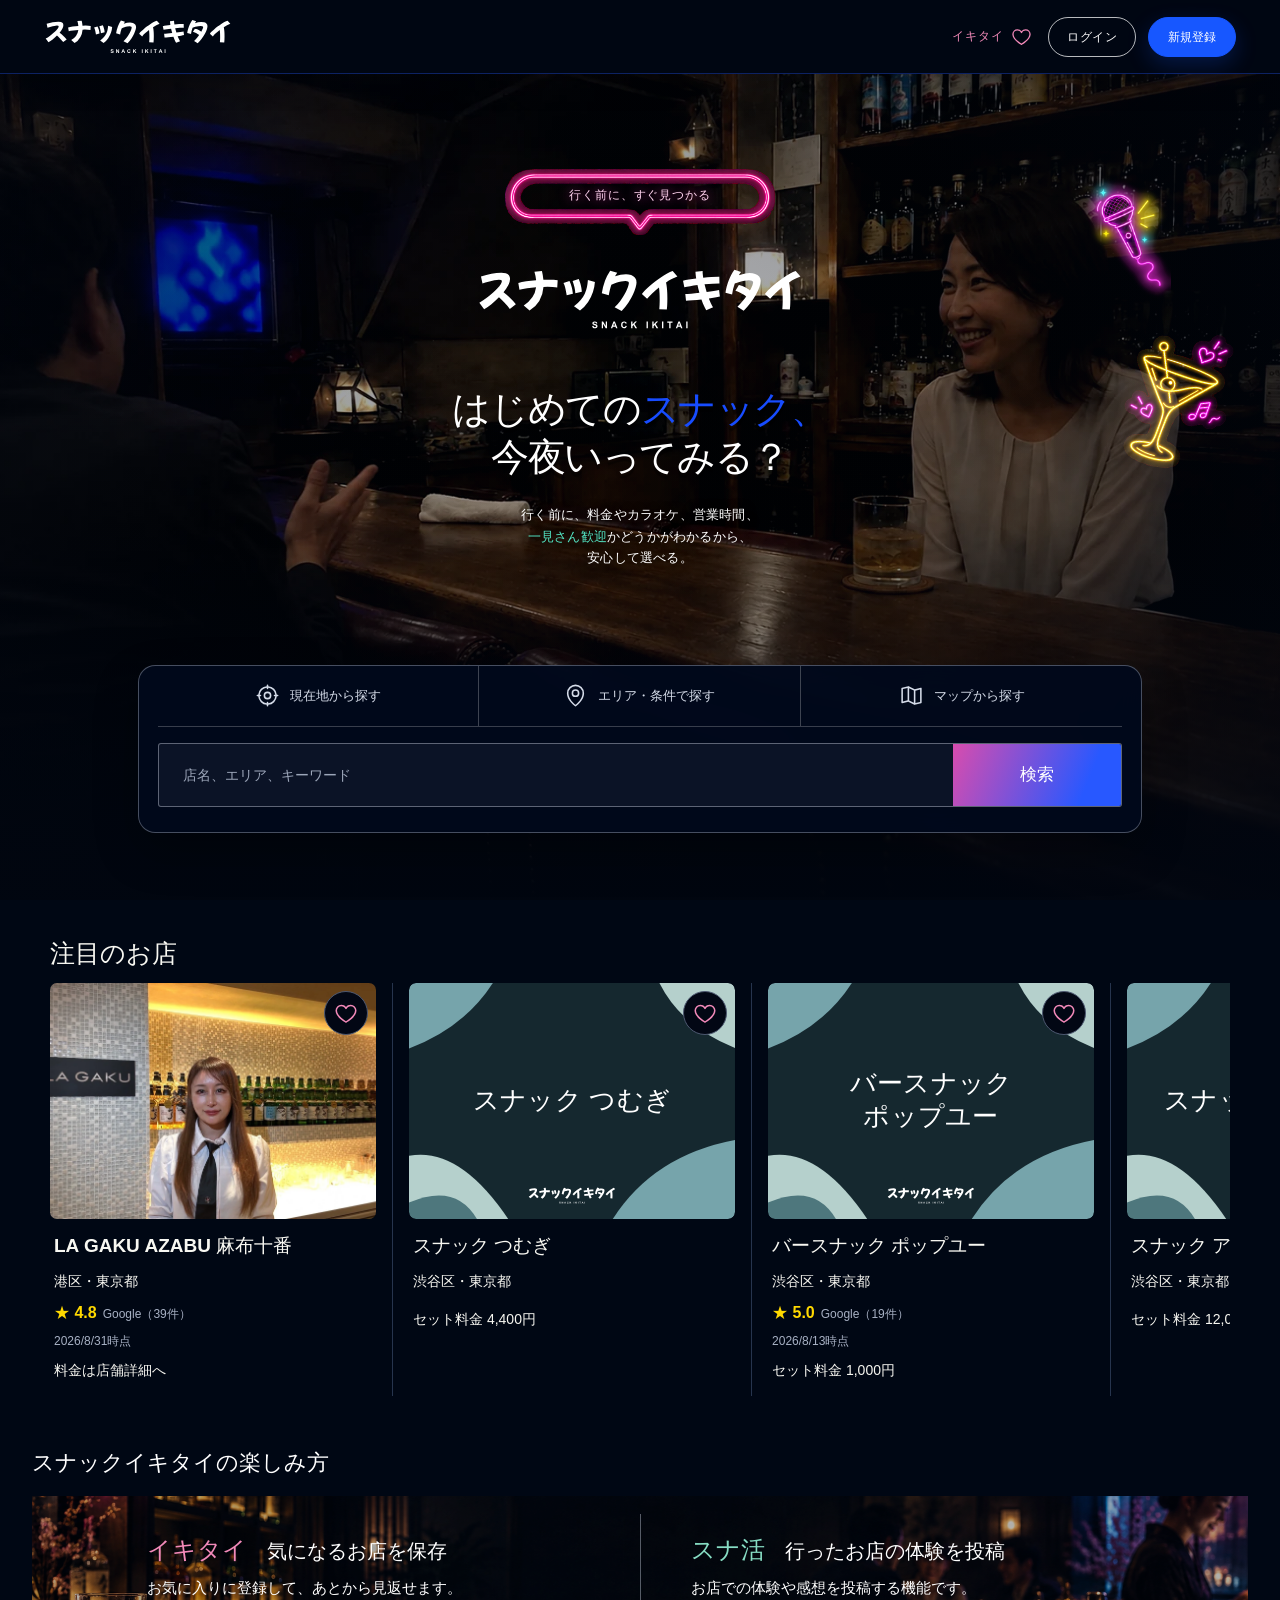
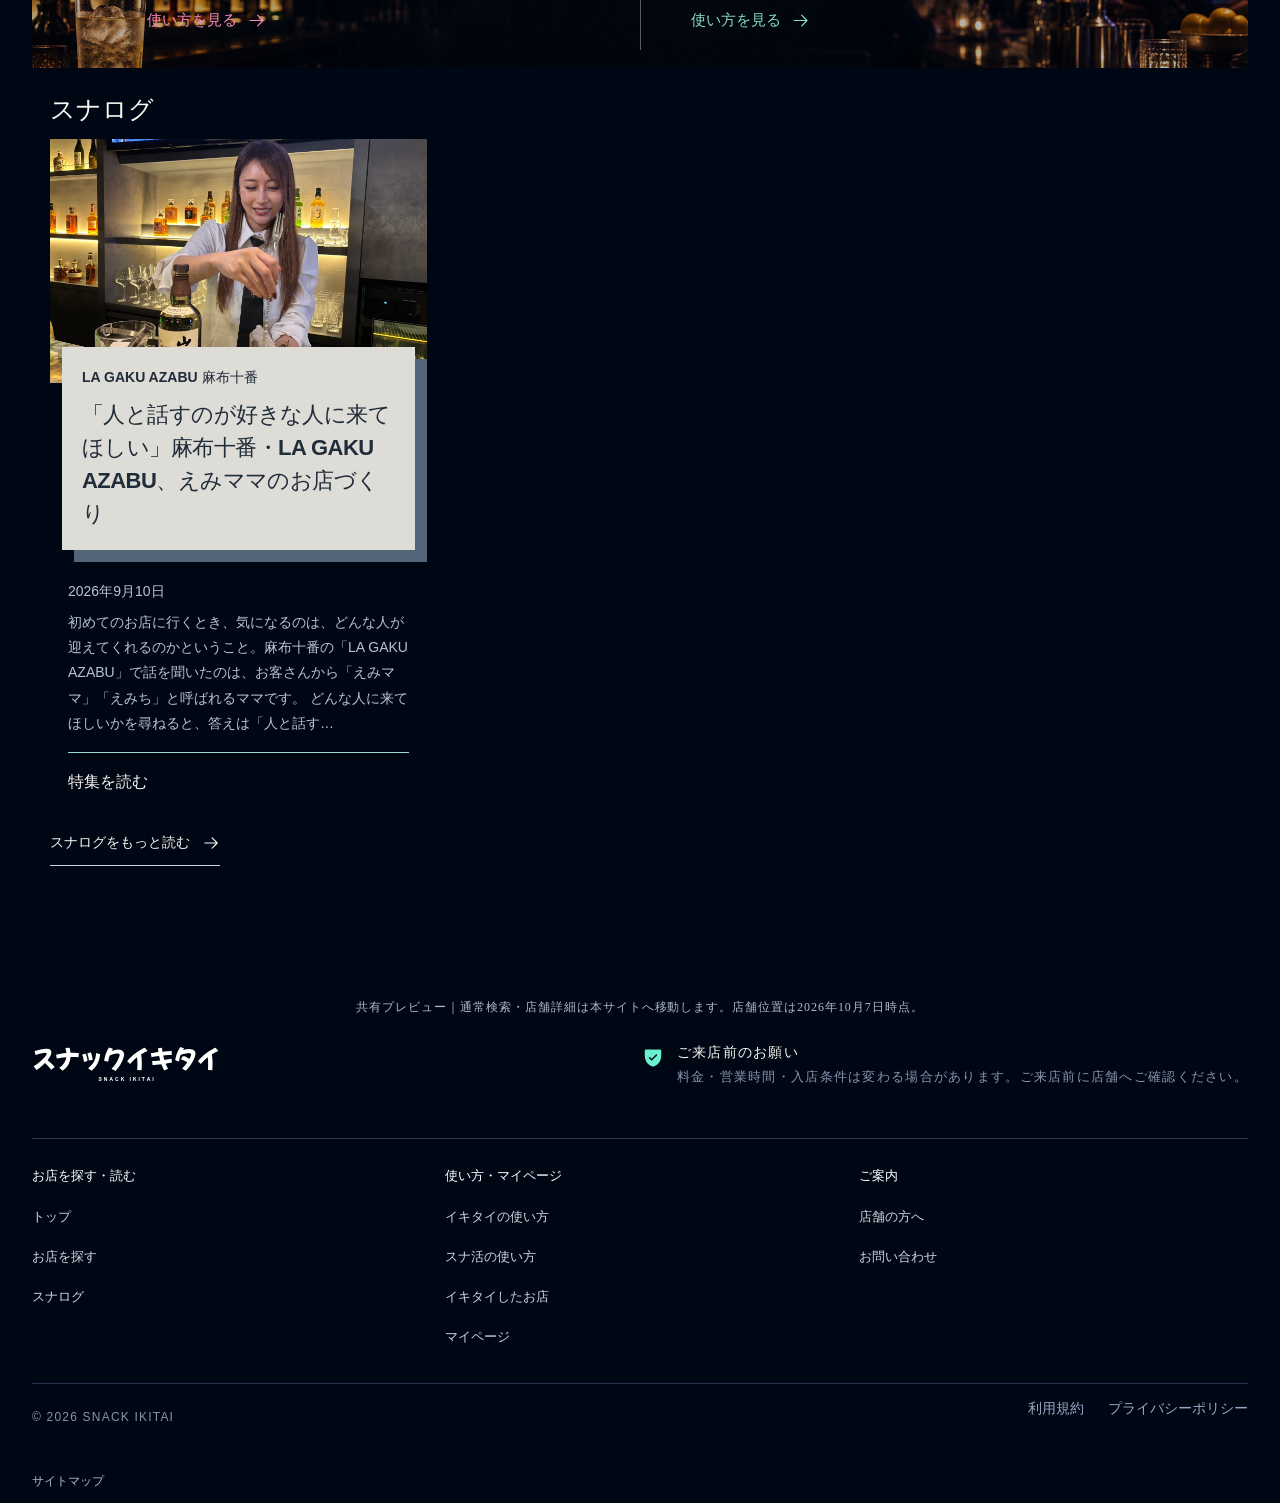
<file: index.html>
<!doctype html>
<html lang="ja"><head>
    <meta http-equiv="Content-Security-Policy" content="default-src 'self'; script-src 'self'; style-src 'self' 'unsafe-inline' https://fonts.googleapis.com; font-src 'self' https://fonts.gstatic.com; img-src 'self' https: data: blob:; media-src 'self' blob:; connect-src 'self' blob: data: https://snack-ikitai.onrender.com https://*.supabase.co wss://*.supabase.co; frame-src 'self' https://www.google.com; worker-src 'self' blob:; object-src 'none'; base-uri 'self'; form-action 'self'">
    <meta name="referrer" content="strict-origin-when-cross-origin">

    <meta charset="UTF-8">
    <meta name="viewport" content="width=device-width, initial-scale=1.0">
    <link rel="preload" href="media/eb6dbca6166a659b11b1.ttf" as="font" type="font/ttf" crossorigin="">
    <meta name="description" content="料金・入りやすさ・お酒・カラオケ設備から、初めてでも安心して入れるスナックを探せる「スナックイキタイ」。全国のお店の掲載情報と取材記事「スナログ」を紹介します。">
    <meta name="theme-color" content="#000714">
    <title>スナックイキタイ｜マップ導線 共有プレビュー</title>
    
    
    
    
    
    
    
    
    
    
    
  <link rel="stylesheet" crossorigin="" href="media/a9bc18f09627c6953547.css"><meta name="robots" content="noindex,nofollow"></head>
  <body>
    <div id="root"><div id="top" class="home-root"><header class="site-header home-site-header"><a class="home-mobile-brand" href="./" aria-label="スナックイキタイ ホーム"><strong class="" data-brand-wordmark=""><img class="brand-artwork" alt="スナックイキタイ" src="media/8af4e22451ed0036d8ee.svg"></strong></a><div class="header-actions home-header-actions"><a class="home-header-heart" href="https://snack-ikitai.com/favorites" aria-label="イキタイ 0件"><span>イキタイ</span><svg xmlns="http://www.w3.org/2000/svg" width="21" height="21" fill="currentColor" viewBox="0 0 256 256"><path d="M178,40c-20.65,0-38.73,8.88-50,23.89C116.73,48.88,98.65,40,78,40a62.07,62.07,0,0,0-62,62c0,70,103.79,126.66,108.21,129a8,8,0,0,0,7.58,0C136.21,228.66,240,172,240,102A62.07,62.07,0,0,0,178,40ZM128,214.8C109.74,204.16,32,155.69,32,102A46.06,46.06,0,0,1,78,56c19.45,0,35.78,10.36,42.6,27a8,8,0,0,0,14.8,0c6.82-16.67,23.15-27,42.6-27a46.06,46.06,0,0,1,46,46C224,155.61,146.24,204.15,128,214.8Z"></path></svg></a><span class="header-divider" aria-hidden="true"></span><button class="home-login" type="button"><svg xmlns="http://www.w3.org/2000/svg" width="0" height="0" fill="currentColor" viewBox="0 0 256 256"><path d="M141.66,133.66l-40,40a8,8,0,0,1-11.32-11.32L116.69,136H24a8,8,0,0,1,0-16h92.69L90.34,93.66a8,8,0,0,1,11.32-11.32l40,40A8,8,0,0,1,141.66,133.66ZM200,32H136a8,8,0,0,0,0,16h56V208H136a8,8,0,0,0,0,16h64a8,8,0,0,0,8-8V40A8,8,0,0,0,200,32Z"></path></svg>ログイン</button><button class="home-register" type="button">新規登録</button><button class="menu-button" type="button" aria-expanded="false" aria-controls="mobile-navigation" aria-label="メニューを開く"><svg xmlns="http://www.w3.org/2000/svg" width="25" height="25" fill="currentColor" viewBox="0 0 256 256"><path d="M224,128a8,8,0,0,1-8,8H40a8,8,0,0,1,0-16H216A8,8,0,0,1,224,128ZM40,72H216a8,8,0,0,0,0-16H40a8,8,0,0,0,0,16ZM216,184H40a8,8,0,0,0,0,16H216a8,8,0,0,0,0-16Z"></path></svg></button></div></header><div class="mobile-header-spacer" aria-hidden="true"></div><main class="home-page"><section class="night-hero-v2" id="search" aria-labelledby="hero-title"><div class="night-hero-shell"><img class="night-neon-decor night-neon-moon" alt="" aria-hidden="true" src="media/66a0d615daa79e1b4465.png"><img class="night-neon-decor night-neon-mic" alt="" aria-hidden="true" src="media/295a827dee1cb8de8fbb.png"><img class="night-neon-decor night-neon-cocktail" alt="" aria-hidden="true" src="media/80b84a26792fef3c51ec.png"><img class="night-neon-cityline" alt="" aria-hidden="true" src="media/251b51725e1bae569bc6.png"><div class="night-neon-bubble" aria-hidden="true"><img alt="" src="media/34371c55017428d540c8.png"><span>行く前に、すぐ見つかる</span></div><div class="night-hero-brand" aria-hidden="true"><strong class="" data-brand-wordmark=""><img class="brand-artwork" alt="スナックイキタイ" src="media/8af4e22451ed0036d8ee.svg"></strong></div><p class="night-vertical-copy" aria-hidden="true">今夜も、<br>いい夜に。</p><div class="night-hero-intro"><div class="night-hero-heading"><h1 id="hero-title"><span>はじめての</span><strong>スナック、</strong><span>今夜いってみる？</span></h1><i class="night-hero-swoop" aria-hidden="true"></i></div><p>行く前に、料金やカラオケ、営業時間、<br><b>一見さん歓迎</b>かどうかがわかるから、<br class="mobile-copy-break">安心して選べる。</p></div><div class="night-hero-visual" aria-label="スナックでママとお客様が笑顔で会話している様子"><picture class="night-hero-photo"><source media="(max-width: 700px)" srcset="media/fbe0738779f56623f32d.webp"><img alt="" src="media/fbe0738779f56623f32d.webp"></picture><picture class="night-hero-outline night-hero-outline-mint" aria-hidden="true"><source media="(max-width: 820px)" srcset="media/6decd14cc784e512d3b9.png"><img alt="" src="media/73cb93933f35a84eb042.png"></picture><picture class="night-hero-outline" aria-hidden="true"><source media="(max-width: 820px)" srcset="media/6decd14cc784e512d3b9.png"><img alt="" src="media/73cb93933f35a84eb042.png"></picture><span class="night-photo-dots" aria-hidden="true"></span></div><form class="night-search" action="https://snack-ikitai.com/search" method="get"><div class="night-search-tabs" role="group" aria-label="検索方法"><button type="button" aria-label="現在地から探す" class=""><svg xmlns="http://www.w3.org/2000/svg" width="1em" height="1em" fill="currentColor" viewBox="0 0 256 256" aria-hidden="true"><path d="M232,120h-8.34A96.14,96.14,0,0,0,136,32.34V24a8,8,0,0,0-16,0v8.34A96.14,96.14,0,0,0,32.34,120H24a8,8,0,0,0,0,16h8.34A96.14,96.14,0,0,0,120,223.66V232a8,8,0,0,0,16,0v-8.34A96.14,96.14,0,0,0,223.66,136H232a8,8,0,0,0,0-16Zm-96,87.6V200a8,8,0,0,0-16,0v7.6A80.15,80.15,0,0,1,48.4,136H56a8,8,0,0,0,0-16H48.4A80.15,80.15,0,0,1,120,48.4V56a8,8,0,0,0,16,0V48.4A80.15,80.15,0,0,1,207.6,120H200a8,8,0,0,0,0,16h7.6A80.15,80.15,0,0,1,136,207.6ZM128,88a40,40,0,1,0,40,40A40,40,0,0,0,128,88Zm0,64a24,24,0,1,1,24-24A24,24,0,0,1,128,152Z"></path></svg><span>現在地から<span class="search-label-tail">探す</span></span></button><button type="button" aria-label="エリア・条件で探す" class=""><svg xmlns="http://www.w3.org/2000/svg" width="1em" height="1em" fill="currentColor" viewBox="0 0 256 256" aria-hidden="true"><path d="M128,64a40,40,0,1,0,40,40A40,40,0,0,0,128,64Zm0,64a24,24,0,1,1,24-24A24,24,0,0,1,128,128Zm0-112a88.1,88.1,0,0,0-88,88c0,31.4,14.51,64.68,42,96.25a254.19,254.19,0,0,0,41.45,38.3,8,8,0,0,0,9.18,0A254.19,254.19,0,0,0,174,200.25c27.45-31.57,42-64.85,42-96.25A88.1,88.1,0,0,0,128,16Zm0,206c-16.53-13-72-60.75-72-118a72,72,0,0,1,144,0C200,161.23,144.53,209,128,222Z"></path></svg><span>エリア・条件<span class="search-label-tail">で探す</span></span></button><button type="button" aria-label="マップから探す" class="selected" data-map-entry=""><svg xmlns="http://www.w3.org/2000/svg" width="1em" height="1em" fill="currentColor" viewBox="0 0 256 256" aria-hidden="true"><path d="M228.92,49.69a8,8,0,0,0-6.86-1.45L160.93,63.52,99.58,32.84a8,8,0,0,0-5.52-.6l-64,16A8,8,0,0,0,24,56V200a8,8,0,0,0,9.94,7.76l61.13-15.28,61.35,30.68A8.15,8.15,0,0,0,160,224a8,8,0,0,0,1.94-.24l64-16A8,8,0,0,0,232,200V56A8,8,0,0,0,228.92,49.69ZM104,52.94l48,24V203.06l-48-24ZM40,62.25l48-12v127.5l-48,12Zm176,131.5-48,12V78.25l48-12Z"></path></svg><span>マップから<span class="search-label-tail">探す</span></span></button></div><div class="night-search-row"><label><span class="sr-only">検索キーワード</span><input aria-label="検索キーワード" placeholder="店名、エリア、キーワード" value="" name="query"></label><button class="night-search-submit" type="submit">検索</button></div></form></div></section><section class="home-rankings home-discovery" aria-label="お店を見つける"><section class="ranking-group" aria-labelledby="discovery-featured"><header><h2 id="discovery-featured">注目のお店</h2></header><div class="venue-rail-wrap"><div class="ranking-card-rail venue-horizontal-rail" role="list" aria-label="注目のお店" aria-busy="false" tabindex="0"><article class="ranking-venue-card" role="listitem"><a aria-label="LA GAKU AZABU 麻布十番の詳細を見る" class="public-route-link ranking-card-main" href="https://snack-ikitai.com/venues/google-maps-venue-022254"><span class="ranking-card-photo "><img alt="LA GAKU AZABU 麻布十番の店舗画像" loading="lazy" decoding="async" src="media/b413f15adcda9d8da8f4.webp"></span><span class="ranking-card-copy"><strong>LA GAKU AZABU 麻布十番</strong><small>港区・東京都</small><span class="ranking-card-rating" aria-label="Googleの評価 4.8 / 5"><b>★ 4.8</b><small>Google（39件）</small><small class="google-rating-date" title="掲載しているGoogle評価の記録日です。現在の評価とは異なる場合があります。">2026/8/31時点</small></span><span>料金は店舗詳細へ</span></span></a><button class="ranking-card-favorite " type="button" aria-label="LA GAKU AZABU 麻布十番のイキタイを登録する" aria-pressed="false"><svg xmlns="http://www.w3.org/2000/svg" width="1em" height="1em" fill="currentColor" viewBox="0 0 256 256"><path d="M178,40c-20.65,0-38.73,8.88-50,23.89C116.73,48.88,98.65,40,78,40a62.07,62.07,0,0,0-62,62c0,70,103.79,126.66,108.21,129a8,8,0,0,0,7.58,0C136.21,228.66,240,172,240,102A62.07,62.07,0,0,0,178,40ZM128,214.8C109.74,204.16,32,155.69,32,102A46.06,46.06,0,0,1,78,56c19.45,0,35.78,10.36,42.6,27a8,8,0,0,0,14.8,0c6.82-16.67,23.15-27,42.6-27a46.06,46.06,0,0,1,46,46C224,155.61,146.24,204.15,128,214.8Z"></path></svg></button></article><article class="ranking-venue-card" role="listitem"><a aria-label="スナック つむぎの詳細を見る" class="public-route-link ranking-card-main" href="https://snack-ikitai.com/venues/karaokeikitai-%E6%9D%B1%E4%BA%AC%E9%83%BD-venue-007894"><span class="ranking-card-photo is-placeholder"><span class="venue-thumbnail" role="img" aria-label="スナック つむぎ｜スナックイキタイ" data-pattern="unified-blue-green"><span class="venue-thumbnail-brand" aria-hidden="true"><span class="venue-thumbnail-wordmark" data-brand-wordmark=""><img class="brand-artwork" alt="スナックイキタイ" src="media/8af4e22451ed0036d8ee.svg"></span></span><span class="venue-thumbnail-name" aria-hidden="true" style="font-size: 26.0812px;">スナック つむぎ</span></span></span><span class="ranking-card-copy"><strong>スナック つむぎ</strong><small>渋谷区・東京都</small><span class="ranking-card-rating ranking-card-rating-empty" aria-hidden="true"></span><span>セット料金 4,400円</span></span></a><button class="ranking-card-favorite " type="button" aria-label="スナック つむぎのイキタイを登録する" aria-pressed="false"><svg xmlns="http://www.w3.org/2000/svg" width="1em" height="1em" fill="currentColor" viewBox="0 0 256 256"><path d="M178,40c-20.65,0-38.73,8.88-50,23.89C116.73,48.88,98.65,40,78,40a62.07,62.07,0,0,0-62,62c0,70,103.79,126.66,108.21,129a8,8,0,0,0,7.58,0C136.21,228.66,240,172,240,102A62.07,62.07,0,0,0,178,40ZM128,214.8C109.74,204.16,32,155.69,32,102A46.06,46.06,0,0,1,78,56c19.45,0,35.78,10.36,42.6,27a8,8,0,0,0,14.8,0c6.82-16.67,23.15-27,42.6-27a46.06,46.06,0,0,1,46,46C224,155.61,146.24,204.15,128,214.8Z"></path></svg></button></article><article class="ranking-venue-card" role="listitem"><a aria-label="バースナック ポップユーの詳細を見る" class="public-route-link ranking-card-main" href="https://snack-ikitai.com/venues/karaokeikitai-%E6%9D%B1%E4%BA%AC%E9%83%BD-venue-008189"><span class="ranking-card-photo is-placeholder"><span class="venue-thumbnail" role="img" aria-label="バースナック ポップユー｜スナックイキタイ" data-pattern="unified-blue-green"><span class="venue-thumbnail-brand" aria-hidden="true"><span class="venue-thumbnail-wordmark" data-brand-wordmark=""><img class="brand-artwork" alt="スナックイキタイ" src="media/8af4e22451ed0036d8ee.svg"></span></span><span class="venue-thumbnail-name" aria-hidden="true" style="font-size: 26.0812px;">バースナック
ポップユー</span></span></span><span class="ranking-card-copy"><strong>バースナック ポップユー</strong><small>渋谷区・東京都</small><span class="ranking-card-rating" aria-label="Googleの評価 5.0 / 5"><b>★ 5.0</b><small>Google（19件）</small><small class="google-rating-date" title="掲載しているGoogle評価の記録日です。現在の評価とは異なる場合があります。">2026/8/13時点</small></span><span>セット料金 1,000円</span></span></a><button class="ranking-card-favorite " type="button" aria-label="バースナック ポップユーのイキタイを登録する" aria-pressed="false"><svg xmlns="http://www.w3.org/2000/svg" width="1em" height="1em" fill="currentColor" viewBox="0 0 256 256"><path d="M178,40c-20.65,0-38.73,8.88-50,23.89C116.73,48.88,98.65,40,78,40a62.07,62.07,0,0,0-62,62c0,70,103.79,126.66,108.21,129a8,8,0,0,0,7.58,0C136.21,228.66,240,172,240,102A62.07,62.07,0,0,0,178,40ZM128,214.8C109.74,204.16,32,155.69,32,102A46.06,46.06,0,0,1,78,56c19.45,0,35.78,10.36,42.6,27a8,8,0,0,0,14.8,0c6.82-16.67,23.15-27,42.6-27a46.06,46.06,0,0,1,46,46C224,155.61,146.24,204.15,128,214.8Z"></path></svg></button></article><article class="ranking-venue-card" role="listitem"><a aria-label="スナック アデージョの詳細を見る" class="public-route-link ranking-card-main" href="https://snack-ikitai.com/venues/karaokeikitai-%E6%9D%B1%E4%BA%AC%E9%83%BD-venue-007899"><span class="ranking-card-photo is-placeholder"><span class="venue-thumbnail" role="img" aria-label="スナック アデージョ｜スナックイキタイ" data-pattern="unified-blue-green"><span class="venue-thumbnail-brand" aria-hidden="true"><span class="venue-thumbnail-wordmark" data-brand-wordmark=""><img class="brand-artwork" alt="スナックイキタイ" src="media/8af4e22451ed0036d8ee.svg"></span></span><span class="venue-thumbnail-name" aria-hidden="true" style="font-size: 26.0812px;">スナック アデージョ</span></span></span><span class="ranking-card-copy"><strong>スナック アデージョ</strong><small>渋谷区・東京都</small><span class="ranking-card-rating ranking-card-rating-empty" aria-hidden="true"></span><span>セット料金 12,000円</span></span></a><button class="ranking-card-favorite " type="button" aria-label="スナック アデージョのイキタイを登録する" aria-pressed="false"><svg xmlns="http://www.w3.org/2000/svg" width="1em" height="1em" fill="currentColor" viewBox="0 0 256 256"><path d="M178,40c-20.65,0-38.73,8.88-50,23.89C116.73,48.88,98.65,40,78,40a62.07,62.07,0,0,0-62,62c0,70,103.79,126.66,108.21,129a8,8,0,0,0,7.58,0C136.21,228.66,240,172,240,102A62.07,62.07,0,0,0,178,40ZM128,214.8C109.74,204.16,32,155.69,32,102A46.06,46.06,0,0,1,78,56c19.45,0,35.78,10.36,42.6,27a8,8,0,0,0,14.8,0c6.82-16.67,23.15-27,42.6-27a46.06,46.06,0,0,1,46,46C224,155.61,146.24,204.15,128,214.8Z"></path></svg></button></article><article class="ranking-venue-card" role="listitem"><a aria-label="スナック 藍々の詳細を見る" class="public-route-link ranking-card-main" href="https://snack-ikitai.com/venues/karaokeikitai-%E6%9D%B1%E4%BA%AC%E9%83%BD-venue-002242"><span class="ranking-card-photo is-placeholder"><span class="venue-thumbnail" role="img" aria-label="スナック 藍々｜スナックイキタイ" data-pattern="unified-blue-green"><span class="venue-thumbnail-brand" aria-hidden="true"><span class="venue-thumbnail-wordmark" data-brand-wordmark=""><img class="brand-artwork" alt="スナックイキタイ" src="media/8af4e22451ed0036d8ee.svg"></span></span><span class="venue-thumbnail-name" aria-hidden="true" style="font-size: 26.0812px;">スナック 藍々</span></span></span><span class="ranking-card-copy"><strong>スナック 藍々</strong><small>新宿区・東京都</small><span class="ranking-card-rating ranking-card-rating-empty" aria-hidden="true"></span><span>セット料金 1,500円</span></span></a><button class="ranking-card-favorite " type="button" aria-label="スナック 藍々のイキタイを登録する" aria-pressed="false"><svg xmlns="http://www.w3.org/2000/svg" width="1em" height="1em" fill="currentColor" viewBox="0 0 256 256"><path d="M178,40c-20.65,0-38.73,8.88-50,23.89C116.73,48.88,98.65,40,78,40a62.07,62.07,0,0,0-62,62c0,70,103.79,126.66,108.21,129a8,8,0,0,0,7.58,0C136.21,228.66,240,172,240,102A62.07,62.07,0,0,0,178,40ZM128,214.8C109.74,204.16,32,155.69,32,102A46.06,46.06,0,0,1,78,56c19.45,0,35.78,10.36,42.6,27a8,8,0,0,0,14.8,0c6.82-16.67,23.15-27,42.6-27a46.06,46.06,0,0,1,46,46C224,155.61,146.24,204.15,128,214.8Z"></path></svg></button></article><article class="ranking-venue-card" role="listitem"><a aria-label="スナック人魚の詳細を見る" class="public-route-link ranking-card-main" href="https://snack-ikitai.com/venues/google-maps-venue-005258"><span class="ranking-card-photo is-placeholder"><span class="venue-thumbnail" role="img" aria-label="スナック人魚｜スナックイキタイ" data-pattern="unified-blue-green"><span class="venue-thumbnail-brand" aria-hidden="true"><span class="venue-thumbnail-wordmark" data-brand-wordmark=""><img class="brand-artwork" alt="スナックイキタイ" src="media/8af4e22451ed0036d8ee.svg"></span></span><span class="venue-thumbnail-name" aria-hidden="true" style="font-size: 26.0812px;">スナック人魚</span></span></span><span class="ranking-card-copy"><strong>スナック人魚</strong><small>新宿区・東京都</small><span class="ranking-card-rating" aria-label="Googleの評価 5.0 / 5"><b>★ 5.0</b><small>Google（14件）</small><small class="google-rating-date" title="掲載しているGoogle評価の記録日です。現在の評価とは異なる場合があります。">2026/8/31時点</small></span><span>セット料金の情報なし</span></span></a><button class="ranking-card-favorite " type="button" aria-label="スナック人魚のイキタイを登録する" aria-pressed="false"><svg xmlns="http://www.w3.org/2000/svg" width="1em" height="1em" fill="currentColor" viewBox="0 0 256 256"><path d="M178,40c-20.65,0-38.73,8.88-50,23.89C116.73,48.88,98.65,40,78,40a62.07,62.07,0,0,0-62,62c0,70,103.79,126.66,108.21,129a8,8,0,0,0,7.58,0C136.21,228.66,240,172,240,102A62.07,62.07,0,0,0,178,40ZM128,214.8C109.74,204.16,32,155.69,32,102A46.06,46.06,0,0,1,78,56c19.45,0,35.78,10.36,42.6,27a8,8,0,0,0,14.8,0c6.82-16.67,23.15-27,42.6-27a46.06,46.06,0,0,1,46,46C224,155.61,146.24,204.15,128,214.8Z"></path></svg></button></article></div></div></section></section><section class="feature-guide-banner" aria-labelledby="feature-guide-title"><h2 id="feature-guide-title">スナックイキタイの楽しみ方</h2><div class="feature-guide-banner-photo"><a class="feature-guide-tile feature-ikitai" href="https://snack-ikitai.com/guide/ikitai"><div class="feature-guide-tile-heading"><span>イキタイ</span><h3>気になるお店を保存</h3></div><p>お気に入りに登録して、あとから見返せます。</p><span class="feature-guide-read">使い方を見る <svg xmlns="http://www.w3.org/2000/svg" width="19" height="19" fill="currentColor" viewBox="0 0 256 256" aria-hidden="true"><path d="M221.66,133.66l-72,72a8,8,0,0,1-11.32-11.32L196.69,136H40a8,8,0,0,1,0-16H196.69L138.34,61.66a8,8,0,0,1,11.32-11.32l72,72A8,8,0,0,1,221.66,133.66Z"></path></svg></span></a><a class="feature-guide-tile feature-sunakatsu" href="https://snack-ikitai.com/guide/sunakatsu"><div class="feature-guide-tile-heading"><span>スナ活</span><h3>行ったお店の体験を投稿</h3></div><p>お店での体験や感想を投稿する機能です。</p><span class="feature-guide-read">使い方を見る <svg xmlns="http://www.w3.org/2000/svg" width="19" height="19" fill="currentColor" viewBox="0 0 256 256" aria-hidden="true"><path d="M221.66,133.66l-72,72a8,8,0,0,1-11.32-11.32L196.69,136H40a8,8,0,0,1,0-16H196.69L138.34,61.66a8,8,0,0,1,11.32-11.32l72,72A8,8,0,0,1,221.66,133.66Z"></path></svg></span></a></div></section><section class="home-sunalog sunalog-feature-section" aria-labelledby="home-sunalog-title"><header class="sunalog-feature-heading"><div><h2 id="home-sunalog-title">スナログ</h2></div></header><div class="sunalog-feature-grid" aria-busy="false"><a class="sunalog-feature-card" aria-label="LA GAKU AZABU 麻布十番：「人と話すのが好きな人に来てほしい」麻布十番・LA GAKU AZABU、えみママのお店づくり" href="https://snack-ikitai.com/stories/sunalog-917ff30343b8"><figure class="sunalog-feature-photo"><img alt="" loading="eager" decoding="async" src="media/8a9a68082ea7b45c8baf.webp"></figure><div class="sunalog-feature-plate"><span class="sunalog-feature-venue">LA GAKU AZABU 麻布十番</span><h3>「人と話すのが好きな人に来てほしい」麻布十番・LA GAKU AZABU、えみママのお店づくり</h3></div><time class="sunalog-feature-date" datetime="2026-09-10T03:42:08.658Z">2026年9月10日</time><p class="sunalog-feature-excerpt">初めてのお店に行くとき、気になるのは、どんな人が迎えてくれるのかということ。麻布十番の「LA GAKU AZABU」で話を聞いたのは、お客さんから「えみママ」「えみち」と呼ばれるママです。 どんな人に来てほしいかを尋ねると、答えは「人と話す…</p><span class="sunalog-feature-action">特集を読む<svg xmlns="http://www.w3.org/2000/svg" width="1em" height="1em" fill="currentColor" viewBox="0 0 256 256" aria-hidden="true"><path d="M224.49,136.49l-72,72a12,12,0,0,1-17-17L187,140H40a12,12,0,0,1,0-24H187L135.51,64.48a12,12,0,0,1,17-17l72,72A12,12,0,0,1,224.49,136.49Z"></path></svg></span></a></div><div class="sunalog-feature-more"><a href="https://snack-ikitai.com/stories">スナログをもっと読む<svg xmlns="http://www.w3.org/2000/svg" width="1em" height="1em" fill="currentColor" viewBox="0 0 256 256" aria-hidden="true"><path d="M221.66,133.66l-72,72a8,8,0,0,1-11.32-11.32L196.69,136H40a8,8,0,0,1,0-16H196.69L138.34,61.66a8,8,0,0,1,11.32-11.32l72,72A8,8,0,0,1,221.66,133.66Z"></path></svg></a></div></section></main><footer class="mega-footer"><p style="color: rgb(174, 184, 204); font-size: 12px; padding: 16px; text-align: center;">共有プレビュー｜通常検索・店舗詳細は本サイトへ移動します。店舗位置は2026年10月7日時点。</p><div class="footer-top"><div class="footer-statement"><a class="brand compact" href="./" aria-label="スナックイキタイ ホーム"><strong class="" data-brand-wordmark=""><img class="brand-artwork" alt="スナックイキタイ" src="media/8af4e22451ed0036d8ee.svg"></strong></a></div><div class="footer-trust"><svg xmlns="http://www.w3.org/2000/svg" width="22" height="22" fill="currentColor" viewBox="0 0 256 256" aria-hidden="true"><path d="M208,40H48A16,16,0,0,0,32,56v56c0,52.72,25.52,84.67,46.93,102.19,23.06,18.86,46,25.26,47,25.53a8,8,0,0,0,4.2,0c1-.27,23.91-6.67,47-25.53C198.48,196.67,224,164.72,224,112V56A16,16,0,0,0,208,40Zm-34.32,69.66-56,56a8,8,0,0,1-11.32,0l-24-24a8,8,0,0,1,11.32-11.32L112,148.69l50.34-50.35a8,8,0,0,1,11.32,11.32Z"></path></svg><p><b>ご来店前のお願い</b><span>料金・営業時間・入店条件は変わる場合があります。ご来店前に店舗へご確認ください。</span></p></div></div><nav class="site-map-links is-footer" aria-label="サイトマップ"><h2 class="footer-sitemap-heading"><a href="https://snack-ikitai.com/sitemap">サイトマップ</a></h2><div><section><h3>お店を探す・読む</h3><ul><li><a href="./">トップ</a></li><li><a href="https://snack-ikitai.com/search">お店を探す</a></li><li><a href="https://snack-ikitai.com/stories">スナログ</a></li></ul></section><section><h3>使い方・マイページ</h3><ul><li><a href="https://snack-ikitai.com/guide/ikitai">イキタイの使い方</a></li><li><a href="https://snack-ikitai.com/guide/sunakatsu">スナ活の使い方</a></li><li><a href="https://snack-ikitai.com/favorites">イキタイしたお店</a></li><li><a href="https://snack-ikitai.com/account">マイページ</a></li></ul></section><section><h3>ご案内</h3><ul><li><a href="https://snack-ikitai.com/info/owner">店舗の方へ</a></li><li><a href="https://snack-ikitai.com/info/contact">お問い合わせ</a></li></ul></section></div></nav><div class="footer-bottom"><span>© 2026 SNACK IKITAI</span><nav aria-label="規約"><a class="public-route-link " href="https://snack-ikitai.com/info/terms">利用規約</a><a class="public-route-link " href="https://snack-ikitai.com/info/privacy">プライバシーポリシー</a></nav></div><a class="footer-sitemap-link" href="https://snack-ikitai.com/sitemap">サイトマップ</a></footer></div></div>
  

<div id="codex-browser-sidebar-comments-root" style="position: fixed; inset: 0px; pointer-events: none; z-index: 2147483647;"></div><script src="./home.js" defer=""></script></body></html>
</file>
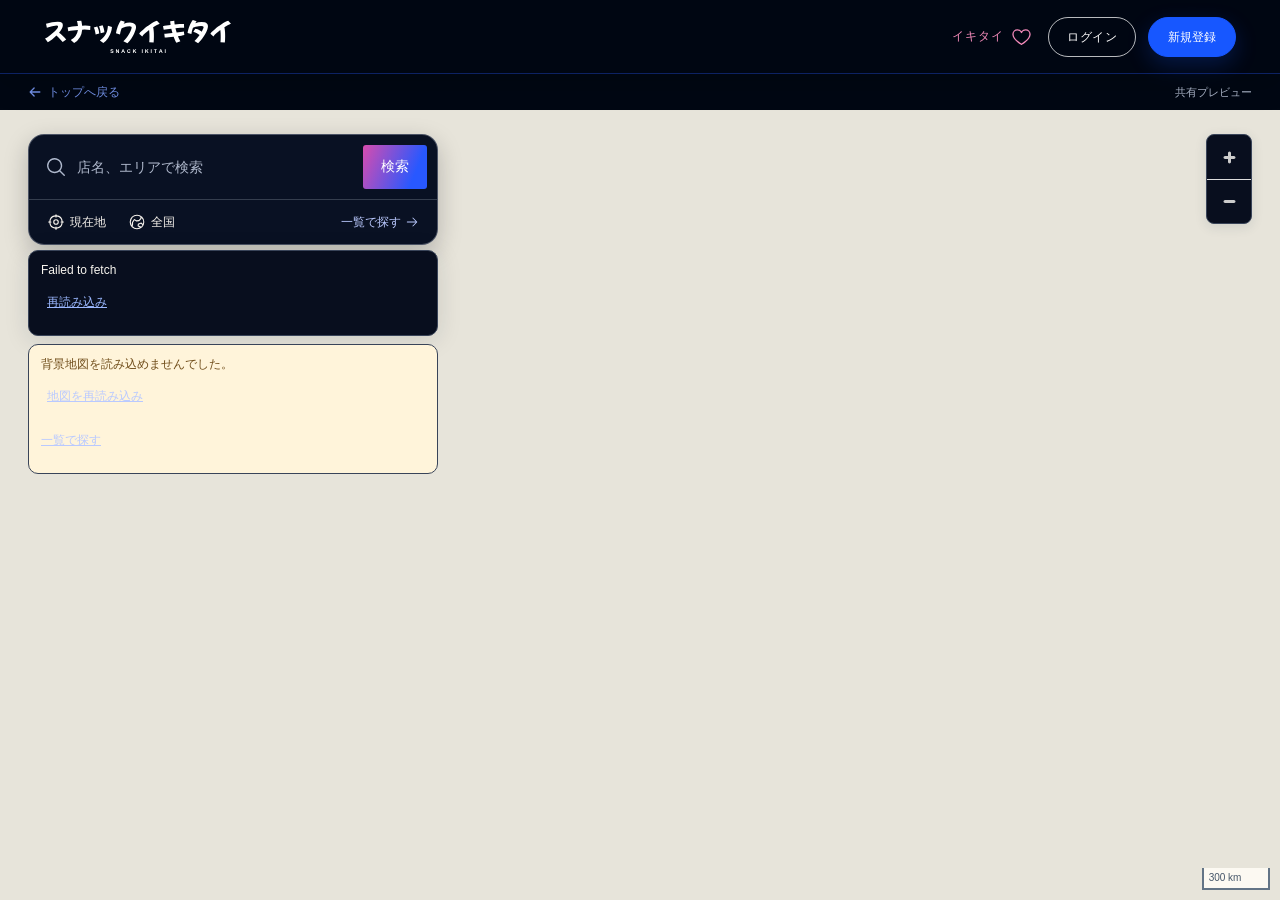
<file: map.html>
<!doctype html>
<html lang="ja"><head><meta charset="UTF-8"><meta name="viewport" content="width=device-width,initial-scale=1"><meta name="robots" content="noindex,nofollow"><title>全国スナックマップ｜共有プレビュー</title>  <script type="module" crossorigin src="./assets/map-DR60FGD2.js"></script>
  <link rel="stylesheet" crossorigin href="./assets/map-QVkDq9LV.css">
</head>
<body><div id="root"></div></body></html>
</file>
